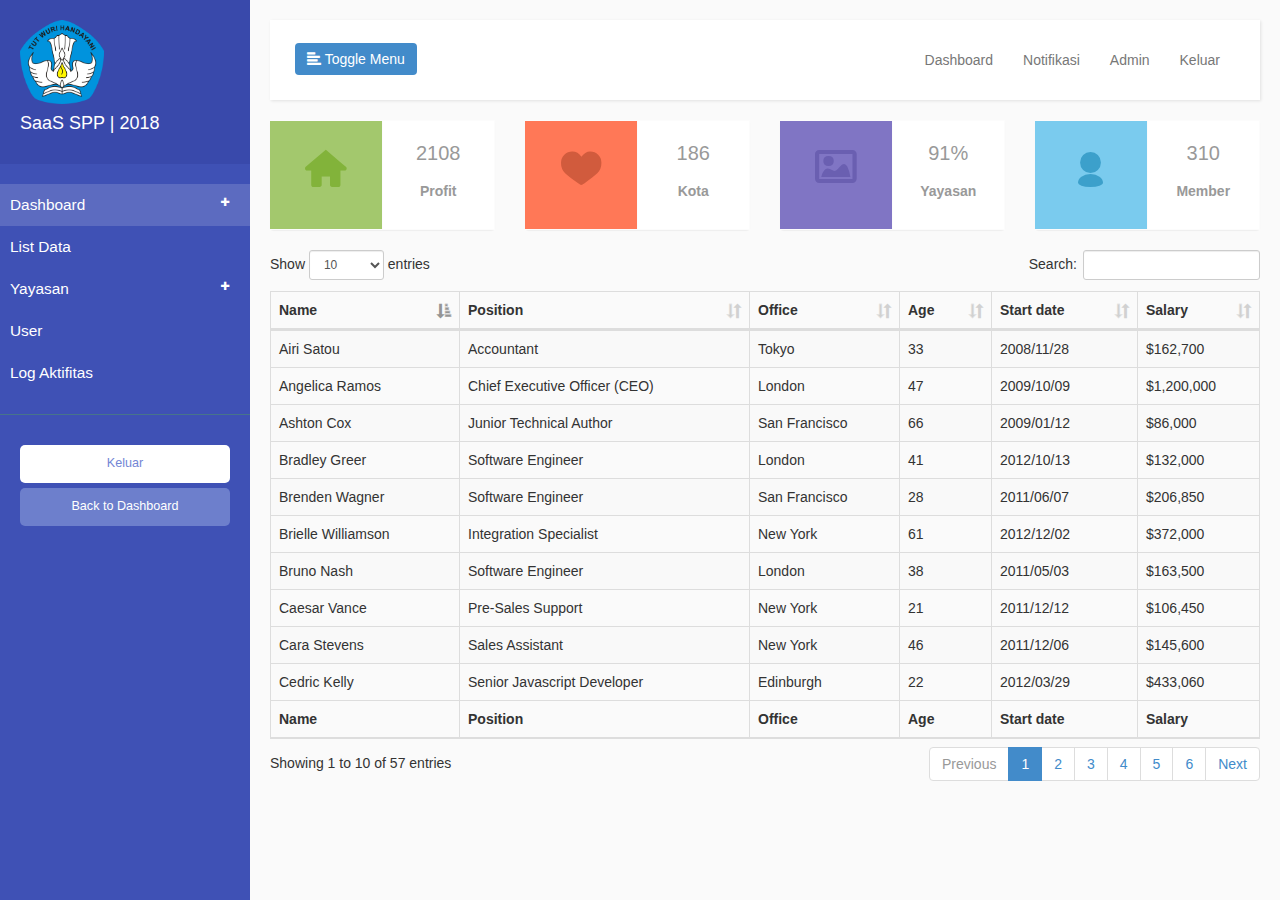
<file: template/index.html>
<!DOCTYPE html PUBLIC "-//W3C//DTD XHTML 1.0 Transitional//EN" "http://www.w3.org/TR/xhtml1/DTD/xhtml1-transitional.dtd">
<html lang="en" xmlns="http://www.w3.org/1999/xhtml">

<head>
  <meta charset="utf-8">
  <meta name="viewport" content="width=device-width, initial-scale=1.0">
  <meta name="description" content="SAAS SPP | 2018">
  <meta name="author" content="Nazih & Kusnadi">

  <title> SAAS SPP | 2018</title>
  <link rel="icon" href="media/images/support/logo_login.png" type="icon">
  <!-- Bootstrap Core CSS -->
  <link href="media/css/bootstrap.min.css" rel="stylesheet" type="text/css">
  <link href="media/css/dataTables.bootstrap.min.css" rel="stylesheet" type="text/css">
  <link href="media/css/ionicons.min.css" rel="stylesheet" type="text/css">
  <link href="media/css/typicons.min.css" rel="stylesheet" type="text/css">
  <link href="media/css/animate.min.css" rel="stylesheet" type="text/css">


  <!-- Custom CSS -->
  <link href="media/css/style.css" rel="stylesheet" type="text/css">

  <!-- Core JavaScript Files -->
  <script type="text/javascript" src="media/js/jquery-1.10.2.js"></script>
  <script type="text/javascript" src="media/js/jquery.dataTables.min.js"></script>
  <script type="text/javascript" src="media/js/bootstrap.min.js"></script>
  <script type="text/javascript" src="media/js/dataTables.bootstrap.min.js"></script>

  <!-- Custom Theme JavaScript -->
  <!-- <script type="text/javascript" src="media/js/material.min.js"></script> -->
  <script type="text/javascript" src="media/js/wow.js"></script>
  <script type="text/javascript" src="media/js/jquery.easing.min.js"></script>
  <script type="text/javascript" src="media/js/custom.js"></script>



</head>
<body>



  <div class="wrapper">
    <!-- Sidebar Holder -->
    <nav id="sidebar">
      <div class="sidebar-header">
        <img src="media/images/support/logo_login.png" class="img-responsive" width="40%" alt="logo">
        <h4>SaaS SPP | 2018</h4>
      </div>

      <ul class="list-unstyled components">
        <li class="active">
          <a href="#homeSubmenu" data-toggle="collapse" aria-expanded="false">Dashboard</a>
          <ul class="collapse list-unstyled" id="homeSubmenu">
            <li><a href="#">Home 1</a></li>
            <li><a href="#">Home 2</a></li>
            <li><a href="#">Home 3</a></li>
          </ul>
        </li>
        <li>
          <a href="#">List Data</a>
          <a href="#pageSubmenu" data-toggle="collapse" aria-expanded="false">Yayasan</a>
          <ul class="collapse list-unstyled" id="pageSubmenu">
            <li><a href="#">Page 1</a></li>
            <li><a href="#">Page 2</a></li>
            <li><a href="#">Page 3</a></li>
          </ul>
        </li>
        <li>
          <a href="#">User</a>
        </li>
        <li>
          <a href="#">Log Aktifitas</a>
        </li>
      </ul>

      <ul class="list-unstyled CTAs">
        <li><a href="login.html" class="download">Keluar</a></li>
        <li><a href="#" class="article">Back to Dashboard</a></li>
      </ul>
    </nav>

    <!-- Page Content Holder -->
    <div id="content">

      <nav class="navbar navbar-default">
        <div class="container-fluid">

          <div class="navbar-header">
            <button type="button" id="sidebarCollapse" class="btn btn-primary navbar-btn">
              <i class="glyphicon glyphicon-align-left"></i>
              <span>Toggle Menu</span>
            </button>
          </div>

          <div class="collapse navbar-collapse" id="bs-example-navbar-collapse-1">
            <ul class="nav navbar-nav navbar-right">
              <li><a href="#">Dashboard</a></li>
              <li><a href="#">Notifikasi</a></li>
              <li><a href="#">Admin</a></li>
              <li><a href="login.html">Keluar</a></li>
            </ul>
          </div>
        </div>
      </nav>

      

      <div class="row dashboard-stats">
        <div class="col-md-3 col-sm-6 col-xs-6">
          <section class="panel panel-box">
            <div class="panel-left panel-icon bg-success">
              <i class="typcn typcn-home text-large stat-icon success-text"></i>
            </div>
            <div class="panel-right panel-icon bg-reverse">
              <p class="size-h1 no-margin countdown_first">6791</p>
              <p class="text-muted no-margin text"><span>Profit</span></p>
            </div>
          </section>
        </div>
        <div class="col-md-3 col-sm-6 col-xs-6">
          <section class="panel panel-box">
            <div class="panel-left panel-icon bg-danger">
              <i class="typcn typcn-heart-full-outline text-large stat-icon danger-text"></i>
            </div>
            <div class="panel-right panel-icon bg-reverse">
              <p class="size-h1 no-margin countdown_second">594</p>
              <p class="text-muted no-margin text"><span>Kota</span></p>
            </div>
          </section>

        </div>
        <div class="col-md-3 col-sm-6 col-xs-6">
          <section class="panel panel-box">
            <div class="panel-left panel-icon bg-lovender">
              <i class="typcn typcn-image text-large stat-icon lovender-text"></i>
            </div>
            <div class="panel-right panel-icon bg-reverse">
              <p class="size-h1 no-margin countdown_third">91<span class="size-h3">%</span></p>
              <p class="text-muted no-margin text"><span>Yayasan</span></p>
            </div>
          </section>
        </div>

        <div class="col-md-3 col-sm-6 col-xs-6">
          <section class="panel panel-box">
            <div class="panel-left panel-icon bg-info">
              <i class="typcn typcn-user text-large stat-icon info-text"></i>
            </div>
            <div class="panel-right panel-icon bg-reverse">
              <p class="size-h1 no-margin countdown_fourth">999</p>
              <p class="text-muted no-margin text"><span>Member</span></p>
            </div>
          </section>
        </div>    
      </div> 





      <table id="example" class="table table-striped table-bordered" style="width:100%">
        <thead>
          <tr>
            <th>Name</th>
            <th>Position</th>
            <th>Office</th>
            <th>Age</th>
            <th>Start date</th>
            <th>Salary</th>
          </tr>
        </thead>
        <tbody>
          <tr>
            <td>Tiger Nixon</td>
            <td>System Architect</td>
            <td>Edinburgh</td>
            <td>61</td>
            <td>2011/04/25</td>
            <td>$320,800</td>
          </tr>
          <tr>
            <td>Garrett Winters</td>
            <td>Accountant</td>
            <td>Tokyo</td>
            <td>63</td>
            <td>2011/07/25</td>
            <td>$170,750</td>
          </tr>
          <tr>
            <td>Ashton Cox</td>
            <td>Junior Technical Author</td>
            <td>San Francisco</td>
            <td>66</td>
            <td>2009/01/12</td>
            <td>$86,000</td>
          </tr>
          <tr>
            <td>Cedric Kelly</td>
            <td>Senior Javascript Developer</td>
            <td>Edinburgh</td>
            <td>22</td>
            <td>2012/03/29</td>
            <td>$433,060</td>
          </tr>
          <tr>
            <td>Airi Satou</td>
            <td>Accountant</td>
            <td>Tokyo</td>
            <td>33</td>
            <td>2008/11/28</td>
            <td>$162,700</td>
          </tr>
          <tr>
            <td>Brielle Williamson</td>
            <td>Integration Specialist</td>
            <td>New York</td>
            <td>61</td>
            <td>2012/12/02</td>
            <td>$372,000</td>
          </tr>
          <tr>
            <td>Herrod Chandler</td>
            <td>Sales Assistant</td>
            <td>San Francisco</td>
            <td>59</td>
            <td>2012/08/06</td>
            <td>$137,500</td>
          </tr>
          <tr>
            <td>Rhona Davidson</td>
            <td>Integration Specialist</td>
            <td>Tokyo</td>
            <td>55</td>
            <td>2010/10/14</td>
            <td>$327,900</td>
          </tr>
          <tr>
            <td>Colleen Hurst</td>
            <td>Javascript Developer</td>
            <td>San Francisco</td>
            <td>39</td>
            <td>2009/09/15</td>
            <td>$205,500</td>
          </tr>
          <tr>
            <td>Sonya Frost</td>
            <td>Software Engineer</td>
            <td>Edinburgh</td>
            <td>23</td>
            <td>2008/12/13</td>
            <td>$103,600</td>
          </tr>
          <tr>
            <td>Jena Gaines</td>
            <td>Office Manager</td>
            <td>London</td>
            <td>30</td>
            <td>2008/12/19</td>
            <td>$90,560</td>
          </tr>
          <tr>
            <td>Quinn Flynn</td>
            <td>Support Lead</td>
            <td>Edinburgh</td>
            <td>22</td>
            <td>2013/03/03</td>
            <td>$342,000</td>
          </tr>
          <tr>
            <td>Charde Marshall</td>
            <td>Regional Director</td>
            <td>San Francisco</td>
            <td>36</td>
            <td>2008/10/16</td>
            <td>$470,600</td>
          </tr>
          <tr>
            <td>Haley Kennedy</td>
            <td>Senior Marketing Designer</td>
            <td>London</td>
            <td>43</td>
            <td>2012/12/18</td>
            <td>$313,500</td>
          </tr>
          <tr>
            <td>Tatyana Fitzpatrick</td>
            <td>Regional Director</td>
            <td>London</td>
            <td>19</td>
            <td>2010/03/17</td>
            <td>$385,750</td>
          </tr>
          <tr>
            <td>Michael Silva</td>
            <td>Marketing Designer</td>
            <td>London</td>
            <td>66</td>
            <td>2012/11/27</td>
            <td>$198,500</td>
          </tr>
          <tr>
            <td>Paul Byrd</td>
            <td>Chief Financial Officer (CFO)</td>
            <td>New York</td>
            <td>64</td>
            <td>2010/06/09</td>
            <td>$725,000</td>
          </tr>
          <tr>
            <td>Gloria Little</td>
            <td>Systems Administrator</td>
            <td>New York</td>
            <td>59</td>
            <td>2009/04/10</td>
            <td>$237,500</td>
          </tr>
          <tr>
            <td>Bradley Greer</td>
            <td>Software Engineer</td>
            <td>London</td>
            <td>41</td>
            <td>2012/10/13</td>
            <td>$132,000</td>
          </tr>
          <tr>
            <td>Dai Rios</td>
            <td>Personnel Lead</td>
            <td>Edinburgh</td>
            <td>35</td>
            <td>2012/09/26</td>
            <td>$217,500</td>
          </tr>
          <tr>
            <td>Jenette Caldwell</td>
            <td>Development Lead</td>
            <td>New York</td>
            <td>30</td>
            <td>2011/09/03</td>
            <td>$345,000</td>
          </tr>
          <tr>
            <td>Yuri Berry</td>
            <td>Chief Marketing Officer (CMO)</td>
            <td>New York</td>
            <td>40</td>
            <td>2009/06/25</td>
            <td>$675,000</td>
          </tr>
          <tr>
            <td>Caesar Vance</td>
            <td>Pre-Sales Support</td>
            <td>New York</td>
            <td>21</td>
            <td>2011/12/12</td>
            <td>$106,450</td>
          </tr>
          <tr>
            <td>Doris Wilder</td>
            <td>Sales Assistant</td>
            <td>Sidney</td>
            <td>23</td>
            <td>2010/09/20</td>
            <td>$85,600</td>
          </tr>
          <tr>
            <td>Angelica Ramos</td>
            <td>Chief Executive Officer (CEO)</td>
            <td>London</td>
            <td>47</td>
            <td>2009/10/09</td>
            <td>$1,200,000</td>
          </tr>
          <tr>
            <td>Gavin Joyce</td>
            <td>Developer</td>
            <td>Edinburgh</td>
            <td>42</td>
            <td>2010/12/22</td>
            <td>$92,575</td>
          </tr>
          <tr>
            <td>Jennifer Chang</td>
            <td>Regional Director</td>
            <td>Singapore</td>
            <td>28</td>
            <td>2010/11/14</td>
            <td>$357,650</td>
          </tr>
          <tr>
            <td>Brenden Wagner</td>
            <td>Software Engineer</td>
            <td>San Francisco</td>
            <td>28</td>
            <td>2011/06/07</td>
            <td>$206,850</td>
          </tr>
          <tr>
            <td>Fiona Green</td>
            <td>Chief Operating Officer (COO)</td>
            <td>San Francisco</td>
            <td>48</td>
            <td>2010/03/11</td>
            <td>$850,000</td>
          </tr>
          <tr>
            <td>Shou Itou</td>
            <td>Regional Marketing</td>
            <td>Tokyo</td>
            <td>20</td>
            <td>2011/08/14</td>
            <td>$163,000</td>
          </tr>
          <tr>
            <td>Michelle House</td>
            <td>Integration Specialist</td>
            <td>Sidney</td>
            <td>37</td>
            <td>2011/06/02</td>
            <td>$95,400</td>
          </tr>
          <tr>
            <td>Suki Burks</td>
            <td>Developer</td>
            <td>London</td>
            <td>53</td>
            <td>2009/10/22</td>
            <td>$114,500</td>
          </tr>
          <tr>
            <td>Prescott Bartlett</td>
            <td>Technical Author</td>
            <td>London</td>
            <td>27</td>
            <td>2011/05/07</td>
            <td>$145,000</td>
          </tr>
          <tr>
            <td>Gavin Cortez</td>
            <td>Team Leader</td>
            <td>San Francisco</td>
            <td>22</td>
            <td>2008/10/26</td>
            <td>$235,500</td>
          </tr>
          <tr>
            <td>Martena Mccray</td>
            <td>Post-Sales support</td>
            <td>Edinburgh</td>
            <td>46</td>
            <td>2011/03/09</td>
            <td>$324,050</td>
          </tr>
          <tr>
            <td>Unity Butler</td>
            <td>Marketing Designer</td>
            <td>San Francisco</td>
            <td>47</td>
            <td>2009/12/09</td>
            <td>$85,675</td>
          </tr>
          <tr>
            <td>Howard Hatfield</td>
            <td>Office Manager</td>
            <td>San Francisco</td>
            <td>51</td>
            <td>2008/12/16</td>
            <td>$164,500</td>
          </tr>
          <tr>
            <td>Hope Fuentes</td>
            <td>Secretary</td>
            <td>San Francisco</td>
            <td>41</td>
            <td>2010/02/12</td>
            <td>$109,850</td>
          </tr>
          <tr>
            <td>Vivian Harrell</td>
            <td>Financial Controller</td>
            <td>San Francisco</td>
            <td>62</td>
            <td>2009/02/14</td>
            <td>$452,500</td>
          </tr>
          <tr>
            <td>Timothy Mooney</td>
            <td>Office Manager</td>
            <td>London</td>
            <td>37</td>
            <td>2008/12/11</td>
            <td>$136,200</td>
          </tr>
          <tr>
            <td>Jackson Bradshaw</td>
            <td>Director</td>
            <td>New York</td>
            <td>65</td>
            <td>2008/09/26</td>
            <td>$645,750</td>
          </tr>
          <tr>
            <td>Olivia Liang</td>
            <td>Support Engineer</td>
            <td>Singapore</td>
            <td>64</td>
            <td>2011/02/03</td>
            <td>$234,500</td>
          </tr>
          <tr>
            <td>Bruno Nash</td>
            <td>Software Engineer</td>
            <td>London</td>
            <td>38</td>
            <td>2011/05/03</td>
            <td>$163,500</td>
          </tr>
          <tr>
            <td>Sakura Yamamoto</td>
            <td>Support Engineer</td>
            <td>Tokyo</td>
            <td>37</td>
            <td>2009/08/19</td>
            <td>$139,575</td>
          </tr>
          <tr>
            <td>Thor Walton</td>
            <td>Developer</td>
            <td>New York</td>
            <td>61</td>
            <td>2013/08/11</td>
            <td>$98,540</td>
          </tr>
          <tr>
            <td>Finn Camacho</td>
            <td>Support Engineer</td>
            <td>San Francisco</td>
            <td>47</td>
            <td>2009/07/07</td>
            <td>$87,500</td>
          </tr>
          <tr>
            <td>Serge Baldwin</td>
            <td>Data Coordinator</td>
            <td>Singapore</td>
            <td>64</td>
            <td>2012/04/09</td>
            <td>$138,575</td>
          </tr>
          <tr>
            <td>Zenaida Frank</td>
            <td>Software Engineer</td>
            <td>New York</td>
            <td>63</td>
            <td>2010/01/04</td>
            <td>$125,250</td>
          </tr>
          <tr>
            <td>Zorita Serrano</td>
            <td>Software Engineer</td>
            <td>San Francisco</td>
            <td>56</td>
            <td>2012/06/01</td>
            <td>$115,000</td>
          </tr>
          <tr>
            <td>Jennifer Acosta</td>
            <td>Junior Javascript Developer</td>
            <td>Edinburgh</td>
            <td>43</td>
            <td>2013/02/01</td>
            <td>$75,650</td>
          </tr>
          <tr>
            <td>Cara Stevens</td>
            <td>Sales Assistant</td>
            <td>New York</td>
            <td>46</td>
            <td>2011/12/06</td>
            <td>$145,600</td>
          </tr>
          <tr>
            <td>Hermione Butler</td>
            <td>Regional Director</td>
            <td>London</td>
            <td>47</td>
            <td>2011/03/21</td>
            <td>$356,250</td>
          </tr>
          <tr>
            <td>Lael Greer</td>
            <td>Systems Administrator</td>
            <td>London</td>
            <td>21</td>
            <td>2009/02/27</td>
            <td>$103,500</td>
          </tr>
          <tr>
            <td>Jonas Alexander</td>
            <td>Developer</td>
            <td>San Francisco</td>
            <td>30</td>
            <td>2010/07/14</td>
            <td>$86,500</td>
          </tr>
          <tr>
            <td>Shad Decker</td>
            <td>Regional Director</td>
            <td>Edinburgh</td>
            <td>51</td>
            <td>2008/11/13</td>
            <td>$183,000</td>
          </tr>
          <tr>
            <td>Michael Bruce</td>
            <td>Javascript Developer</td>
            <td>Singapore</td>
            <td>29</td>
            <td>2011/06/27</td>
            <td>$183,000</td>
          </tr>
          <tr>
            <td>Donna Snider</td>
            <td>Customer Support</td>
            <td>New York</td>
            <td>27</td>
            <td>2011/01/25</td>
            <td>$112,000</td>
          </tr>
        </tbody>
        <tfoot>
          <tr>
            <th>Name</th>
            <th>Position</th>
            <th>Office</th>
            <th>Age</th>
            <th>Start date</th>
            <th>Salary</th>
          </tr>
        </tfoot>
      </table>




    </div> <!-- Tutup Content -->
  </div><!-- Tutup Brower -->

</body>
</html>
</file>
<file: template/media/css/style.css>
@font-face {
  font-family: 'typicons';
  src: url("../fonts/typicons.eot");
  src: url("../fonts/typicons.eot?#iefix") format('embedded-opentype'),
  url("../fonts/typicons.woff") format('woff'),
  url("../fonts/typicons.ttf") format('truetype'),
  url("../fonts/typicons.svg#typicons") format('svg');
  font-weight: normal;
  font-style: normal;
}
@font-face {
  font-family:"Dosis Light";
  src:url("../fonts/dosis_light/Dosis-Light.eot?") format("eot"),
  url("../fonts/dosis_light/Dosis-Light.woff") format("woff"),
  url("../fonts/dosis_light/Dosis-Light.ttf") format("truetype"),
  url("../fonts/dosis_light/Dosis-Light.svg#Dosis-Light") format("svg");
  font-weight:normal;
  font-style:normal;
}

@font-face {
  font-family:"Roboto-Light";
  src:url("../fonts/roboto/Roboto-Light.eot?") format("eot"),
  url("../fonts/roboto/Roboto-Light.woff") format("woff"),
  url("../fonts/roboto/Roboto-Light.ttf") format("truetype"),
  url("../fonts/roboto/Roboto-Light.svg#Roboto-Light") format("svg");
  font-weight:normal;
  font-style:normal;
}

@font-face {
  font-family:"Raleway-Regular";
  src:url("../fonts/raleway/Raleway-Regular?") format("eot"),
  url("../fonts/raleway/Raleway-Regular.woff") format("woff"),
  url("../fonts/raleway/Raleway-Regular.ttf") format("truetype"),
  url("../fonts/raleway/Raleway-Regular.svg#"Raleway-Regular) format("svg");
  font-weight:normal;font-style:normal;
}

@font-face {
  font-family:"Champagne_Limousines";
  src:url("../fonts/Champagne/Champagne_Limousines?") format("eot"),
  url("../fonts/Champagne/Champagne_Limousines.woff") format("woff"),
  url("../fonts/Champagne/Champagne_Limousines.ttf") format("truetype"),
  url("../fonts/Champagne/Champagne_Limousines.svg#Champagne_Limousines") format("svg");
  font-weight:normal;font-style:normal;
}

@font-face {
  font-family:"lato-bold";
  src:url("../fonts/lato/lato-bold?") format("eot"),
  url("../fonts/lato/lato-bold.woff") format("woff"),
  url("../fonts/lato/lato-bold.ttf") format("truetype"),
  url("../fonts/lato/lato-bold.svg#lato-bold") format("svg");
  font-weight:normal;font-style:normal;
}

@font-face {
  font-family:"CaviarDreams_Bold";
  src:url("../fonts/Caviar/CaviarDreams_Bold?") format("eot"),
  url("../fonts/Caviar/CaviarDreams_Bold.woff") format("woff"),
  url("../fonts/Caviar/CaviarDreams_Bold.ttf") format("truetype"),
  url("../fonts/Caviar/CaviarDreams_Bold.svg#CaviarDreams_Bold") format("svg");
  font-weight:normal;font-style:normal;
}

@font-face {
  font-family:"lato-regular";
  src:url("../fonts/lato/lato-regular?") format("eot"),
  url("../fonts/lato/lato-regular.woff") format("woff"),
  url("../fonts/lato/lato-regular.ttf") format("truetype"),
  url("../fonts/lato/lato-regular.svg#lato-regular") format("svg");
  font-weight:normal;font-style:normal;
}


@import "https://fonts.googleapis.com/css?family=Poppins:300,400,500,600,700";


body {
  font-family: 'Poppins', sans-serif;
  background: #fafafa;
}

p {
  font-family: 'Poppins', sans-serif;
  font-size: 1.1em;
  font-weight: 300;
  line-height: 1.7em;
  color: #999;
}

a, a:hover, a:focus {
  color: inherit;
  text-decoration: none;
  transition: all 0.3s;
}

.navbar {
  padding: 15px 10px;
  background: #fff;
  border: none;
  border-radius: 0;
  margin-bottom: 40px;
  box-shadow: 1px 1px 3px rgba(0, 0, 0, 0.1);
}

.navbar-btn {
  box-shadow: none;
  outline: none !important;
  border: none;
}

.line {
  width: 100%;
  height: 1px;
  border-bottom: 1px dashed #ddd;
  margin: 40px 0;
}

/* ---------------------------------------------------
    SIDEBAR STYLE
    ----------------------------------------------------- */
    .wrapper {
      display: flex;
      align-items: stretch;
    }

    #sidebar {
      min-width: 250px;
      max-width: 250px;
      background: #3F51B5;
      color: #fff;
      transition: all 0.3s;
    }

    #sidebar.active {
      margin-left: -250px;
    }

    #sidebar .sidebar-header {
      padding: 20px;
      background: #3949AB;
    }

    #sidebar ul.components {
      padding: 20px 0;
      border-bottom: 1px solid #47748b;
    }

    #sidebar ul p {
      color: #fff;
      padding: 10px;
    }

    #sidebar ul li a {
      padding: 10px;
      font-size: 1.1em;
      display: block;
    }
    #sidebar ul li a:hover {
      color: #7386D5;
      background: #fff;
    }

    #sidebar ul li.active > a, a[aria-expanded="true"] {
      color: #fff;
      background: #5C6BC0;
    }


    a[data-toggle="collapse"] {
      position: relative;
    }

    a[aria-expanded="false"]::before, a[aria-expanded="true"]::before {
      content: '+';
      display: block;
      position: absolute;
      right: 20px;
      font-family: 'Glyphicons Halflings';
      font-size: 0.6em;
    }
    a[aria-expanded="true"]::before {
      content: '\e260';
    }


    ul ul a {
      font-size: 0.9em !important;
      padding-left: 30px !important;
      background: #5C6BC0;
    }

    ul.CTAs {
      padding: 20px;
    }

    ul.CTAs a {
      text-align: center;
      font-size: 0.9em !important;
      display: block;
      border-radius: 5px;
      margin-bottom: 5px;
    }

    a.download {
      background: #fff;
      color: #7386D5;
    }

    a.article, a.article:hover {
      background: #6d7fcc !important;
      color: #fff !important;
    }


/* ---------------------------------------------------
    MEDIAQUERIES
    ----------------------------------------------------- */
    @media (max-width: 768px) {
      #sidebar {
        margin-left: -250px;
      }
      #sidebar.active {
        margin-left: 0;
      }
      #sidebarCollapse span {
        display: none;
      }
    }


/* ---------------------------------------------------
    CONTENT STYLE
    ----------------------------------------------------- */
    #content {
      padding: 20px;
      min-height: 100vh;
      transition: all 0.3s;
    }

    .panel-box {
      margin-top: -20px;
      display: table;
      table-layout: fixed;
      width: 100%;
      height: 100%;
      text-align: center;
      border: medium none;
    }

    .panel-box .panel-icon {
      display: table-cell;
      padding: 15px;
      width: 1%;
      vertical-align: top;
      border-radius: 0px;
      text-align: center;
      border-bottom: 1px solid #fcfcfc;
      border-top: 1px solid #fcfcfc;
      border-right: 1px solid #fcfcfc;
    }

    .dashboard-stats .stat-icon {
      line-height: 65px;
    }


    .bg-success {
      background-color: #A3C86D !important;
      color: #FFF !important;
    }

    .success-text {
      color: #82b33a;
    }

    .bg-danger {
      background-color: #FF7857 !important;
      color: #FFF !important;
    }

    .danger-text {
      color: #d15b3d;
    }


    .bg-lovender {
      background-color: #8075C4 !important;
      color: #FFF !important;
    }


    .lovender-text {
      color: #6a5fb1;
    }



    .bg-info {
      background-color: #7ACBEE !important;
      color: #FFF !important;
    }

    .info-text {
      color: #3ca0cb;
    }




    .size-h1 {
      font-size: 20px;
    }

    .panel-icon p.text {
      font-weight: bold;
      font-size: 14px;
      text-align: center;
    }



    .panel-icon i {
      text-align: center;
    }


    .panel-icon i {
      text-align: center;
    }


    .text-large {
      font-size: 50px;
    }


    .text-large {
      font-size: 50px;
    }
</file>
<file: template/media/css/typicons.min.css>
@charset 'UTF-8';@font-face{font-family:'typicons';font-weight:normal;font-style:normal;src:url('typicons.eot');src:url('typicons.eot?#iefix') format('embedded-opentype'),url('typicons.woff') format('woff'),url('typicons.ttf') format('truetype'),url('typicons.svg#typicons') format('svg')}.typcn:before{font-family:'typicons';font-style:normal;font-weight:normal;speak:none;display:inline-block;text-decoration:inherit;width:1em;height:1em;font-size:1em;text-align:center;-webkit-font-smoothing:antialiased;font-smoothing:antialiased;text-rendering:optimizeLegibility}.typcn-adjust-brightness:before{content:'\e000'}.typcn-adjust-contrast:before{content:'\e001'}.typcn-anchor-outline:before{content:'\e002'}.typcn-anchor:before{content:'\e003'}.typcn-archive:before{content:'\e004'}.typcn-arrow-back-outline:before{content:'\e005'}.typcn-arrow-back:before{content:'\e006'}.typcn-arrow-down-outline:before{content:'\e007'}.typcn-arrow-down-thick:before{content:'\e008'}.typcn-arrow-down:before{content:'\e009'}.typcn-arrow-forward-outline:before{content:'\e00a'}.typcn-arrow-forward:before{content:'\e00b'}.typcn-arrow-left-outline:before{content:'\e00c'}.typcn-arrow-left-thick:before{content:'\e00d'}.typcn-arrow-left:before{content:'\e00e'}.typcn-arrow-loop-outline:before{content:'\e00f'}.typcn-arrow-loop:before{content:'\e010'}.typcn-arrow-maximise-outline:before{content:'\e011'}.typcn-arrow-maximise:before{content:'\e012'}.typcn-arrow-minimise-outline:before{content:'\e013'}.typcn-arrow-minimise:before{content:'\e014'}.typcn-arrow-move-outline:before{content:'\e015'}.typcn-arrow-move:before{content:'\e016'}.typcn-arrow-repeat-outline:before{content:'\e017'}.typcn-arrow-repeat:before{content:'\e018'}.typcn-arrow-right-outline:before{content:'\e019'}.typcn-arrow-right-thick:before{content:'\e01a'}.typcn-arrow-right:before{content:'\e01b'}.typcn-arrow-shuffle:before{content:'\e01c'}.typcn-arrow-sorted-down:before{content:'\e01d'}.typcn-arrow-sorted-up:before{content:'\e01e'}.typcn-arrow-sync-outline:before{content:'\e01f'}.typcn-arrow-sync:before{content:'\e020'}.typcn-arrow-unsorted:before{content:'\e021'}.typcn-arrow-up-outline:before{content:'\e022'}.typcn-arrow-up-thick:before{content:'\e023'}.typcn-arrow-up:before{content:'\e024'}.typcn-at:before{content:'\e025'}.typcn-attachment-outline:before{content:'\e026'}.typcn-attachment:before{content:'\e027'}.typcn-backspace-outline:before{content:'\e028'}.typcn-backspace:before{content:'\e029'}.typcn-battery-charge:before{content:'\e02a'}.typcn-battery-full:before{content:'\e02b'}.typcn-battery-high:before{content:'\e02c'}.typcn-battery-low:before{content:'\e02d'}.typcn-battery-mid:before{content:'\e02e'}.typcn-beaker:before{content:'\e02f'}.typcn-beer:before{content:'\e030'}.typcn-bell:before{content:'\e031'}.typcn-book:before{content:'\e032'}.typcn-bookmark:before{content:'\e033'}.typcn-briefcase:before{content:'\e034'}.typcn-brush:before{content:'\e035'}.typcn-business-card:before{content:'\e036'}.typcn-calculator:before{content:'\e037'}.typcn-calendar-outline:before{content:'\e038'}.typcn-calendar:before{content:'\e039'}.typcn-camera-outline:before{content:'\e03a'}.typcn-camera:before{content:'\e03b'}.typcn-cancel-outline:before{content:'\e03c'}.typcn-cancel:before{content:'\e03d'}.typcn-chart-area-outline:before{content:'\e03e'}.typcn-chart-area:before{content:'\e03f'}.typcn-chart-bar-outline:before{content:'\e040'}.typcn-chart-bar:before{content:'\e041'}.typcn-chart-line-outline:before{content:'\e042'}.typcn-chart-line:before{content:'\e043'}.typcn-chart-pie-outline:before{content:'\e044'}.typcn-chart-pie:before{content:'\e045'}.typcn-chevron-left-outline:before{content:'\e046'}.typcn-chevron-left:before{content:'\e047'}.typcn-chevron-right-outline:before{content:'\e048'}.typcn-chevron-right:before{content:'\e049'}.typcn-clipboard:before{content:'\e04a'}.typcn-cloud-storage:before{content:'\e04b'}.typcn-cloud-storage-outline:before{content:'\e054'}.typcn-code-outline:before{content:'\e04c'}.typcn-code:before{content:'\e04d'}.typcn-coffee:before{content:'\e04e'}.typcn-cog-outline:before{content:'\e04f'}.typcn-cog:before{content:'\e050'}.typcn-compass:before{content:'\e051'}.typcn-contacts:before{content:'\e052'}.typcn-credit-card:before{content:'\e053'}.typcn-css3:before{content:'\e055'}.typcn-database:before{content:'\e056'}.typcn-delete-outline:before{content:'\e057'}.typcn-delete:before{content:'\e058'}.typcn-device-desktop:before{content:'\e059'}.typcn-device-laptop:before{content:'\e05a'}.typcn-device-phone:before{content:'\e05b'}.typcn-device-tablet:before{content:'\e05c'}.typcn-directions:before{content:'\e05d'}.typcn-divide-outline:before{content:'\e05e'}.typcn-divide:before{content:'\e05f'}.typcn-document-add:before{content:'\e060'}.typcn-document-delete:before{content:'\e061'}.typcn-document-text:before{content:'\e062'}.typcn-document:before{content:'\e063'}.typcn-download-outline:before{content:'\e064'}.typcn-download:before{content:'\e065'}.typcn-dropbox:before{content:'\e066'}.typcn-edit:before{content:'\e067'}.typcn-eject-outline:before{content:'\e068'}.typcn-eject:before{content:'\e069'}.typcn-equals-outline:before{content:'\e06a'}.typcn-equals:before{content:'\e06b'}.typcn-export-outline:before{content:'\e06c'}.typcn-export:before{content:'\e06d'}.typcn-eye-outline:before{content:'\e06e'}.typcn-eye:before{content:'\e06f'}.typcn-feather:before{content:'\e070'}.typcn-film:before{content:'\e071'}.typcn-filter:before{content:'\e072'}.typcn-flag-outline:before{content:'\e073'}.typcn-flag:before{content:'\e074'}.typcn-flash-outline:before{content:'\e075'}.typcn-flash:before{content:'\e076'}.typcn-flow-children:before{content:'\e077'}.typcn-flow-merge:before{content:'\e078'}.typcn-flow-parallel:before{content:'\e079'}.typcn-flow-switch:before{content:'\e07a'}.typcn-folder-add:before{content:'\e07b'}.typcn-folder-delete:before{content:'\e07c'}.typcn-folder-open:before{content:'\e07d'}.typcn-folder:before{content:'\e07e'}.typcn-gift:before{content:'\e07f'}.typcn-globe-outline:before{content:'\e080'}.typcn-globe:before{content:'\e081'}.typcn-group-outline:before{content:'\e082'}.typcn-group:before{content:'\e083'}.typcn-headphones:before{content:'\e084'}.typcn-heart-full-outline:before{content:'\e085'}.typcn-heart-half-outline:before{content:'\e086'}.typcn-heart-outline:before{content:'\e087'}.typcn-heart:before{content:'\e088'}.typcn-home-outline:before{content:'\e089'}.typcn-home:before{content:'\e08a'}.typcn-html5:before{content:'\e08b'}.typcn-image-outline:before{content:'\e08c'}.typcn-image:before{content:'\e08d'}.typcn-infinity-outline:before{content:'\e08e'}.typcn-infinity:before{content:'\e08f'}.typcn-info-large-outline:before{content:'\e090'}.typcn-info-large:before{content:'\e091'}.typcn-info-outline:before{content:'\e092'}.typcn-info:before{content:'\e093'}.typcn-input-checked-outline:before{content:'\e094'}.typcn-input-checked:before{content:'\e095'}.typcn-key-outline:before{content:'\e096'}.typcn-key:before{content:'\e097'}.typcn-keyboard:before{content:'\e098'}.typcn-leaf:before{content:'\e099'}.typcn-lightbulb:before{content:'\e09a'}.typcn-link-outline:before{content:'\e09b'}.typcn-link:before{content:'\e09c'}.typcn-location-arrow-outline:before{content:'\e09d'}.typcn-location-arrow:before{content:'\e09e'}.typcn-location-outline:before{content:'\e09f'}.typcn-location:before{content:'\e0a0'}.typcn-lock-closed-outline:before{content:'\e0a1'}.typcn-lock-closed:before{content:'\e0a2'}.typcn-lock-open-outline:before{content:'\e0a3'}.typcn-lock-open:before{content:'\e0a4'}.typcn-mail:before{content:'\e0a5'}.typcn-map:before{content:'\e0a6'}.typcn-media-eject-outline:before{content:'\e0a7'}.typcn-media-eject:before{content:'\e0a8'}.typcn-media-fast-forward-outline:before{content:'\e0a9'}.typcn-media-fast-forward:before{content:'\e0aa'}.typcn-media-pause-outline:before{content:'\e0ab'}.typcn-media-pause:before{content:'\e0ac'}.typcn-media-play-outline:before{content:'\e0ad'}.typcn-media-play-reverse-outline:before{content:'\e0ae'}.typcn-media-play-reverse:before{content:'\e0af'}.typcn-media-play:before{content:'\e0b0'}.typcn-media-record-outline:before{content:'\e0b1'}.typcn-media-record:before{content:'\e0b2'}.typcn-media-rewind-outline:before{content:'\e0b3'}.typcn-media-rewind:before{content:'\e0b4'}.typcn-media-stop-outline:before{content:'\e0b5'}.typcn-media-stop:before{content:'\e0b6'}.typcn-message-typing:before{content:'\e0b7'}.typcn-message:before{content:'\e0b8'}.typcn-messages:before{content:'\e0b9'}.typcn-microphone-outline:before{content:'\e0ba'}.typcn-microphone:before{content:'\e0bb'}.typcn-minus-outline:before{content:'\e0bc'}.typcn-minus:before{content:'\e0bd'}.typcn-mortar-board:before{content:'\e0be'}.typcn-news:before{content:'\e0bf'}.typcn-notes-outline:before{content:'\e0c0'}.typcn-notes:before{content:'\e0c1'}.typcn-pen:before{content:'\e0c2'}.typcn-pencil:before{content:'\e0c3'}.typcn-phone-outline:before{content:'\e0c4'}.typcn-phone:before{content:'\e0c5'}.typcn-pi-outline:before{content:'\e0c6'}.typcn-pi:before{content:'\e0c7'}.typcn-pin-outline:before{content:'\e0c8'}.typcn-pin:before{content:'\e0c9'}.typcn-pipette:before{content:'\e0ca'}.typcn-plane-outline:before{content:'\e0cb'}.typcn-plane:before{content:'\e0cc'}.typcn-plug:before{content:'\e0cd'}.typcn-plus-outline:before{content:'\e0ce'}.typcn-plus:before{content:'\e0cf'}.typcn-point-of-interest-outline:before{content:'\e0d0'}.typcn-point-of-interest:before{content:'\e0d1'}.typcn-power-outline:before{content:'\e0d2'}.typcn-power:before{content:'\e0d3'}.typcn-printer:before{content:'\e0d4'}.typcn-puzzle-outline:before{content:'\e0d5'}.typcn-puzzle:before{content:'\e0d6'}.typcn-radar-outline:before{content:'\e0d7'}.typcn-radar:before{content:'\e0d8'}.typcn-refresh-outline:before{content:'\e0d9'}.typcn-refresh:before{content:'\e0da'}.typcn-rss-outline:before{content:'\e0db'}.typcn-rss:before{content:'\e0dc'}.typcn-scissors-outline:before{content:'\e0dd'}.typcn-scissors:before{content:'\e0de'}.typcn-shopping-bag:before{content:'\e0df'}.typcn-shopping-cart:before{content:'\e0e0'}.typcn-social-at-circular:before{content:'\e0e1'}.typcn-social-dribbble-circular:before{content:'\e0e2'}.typcn-social-dribbble:before{content:'\e0e3'}.typcn-social-facebook-circular:before{content:'\e0e4'}.typcn-social-facebook:before{content:'\e0e5'}.typcn-social-flickr-circular:before{content:'\e0e6'}.typcn-social-flickr:before{content:'\e0e7'}.typcn-social-github-circular:before{content:'\e0e8'}.typcn-social-github:before{content:'\e0e9'}.typcn-social-google-plus-circular:before{content:'\e0ea'}.typcn-social-google-plus:before{content:'\e0eb'}.typcn-social-instagram-circular:before{content:'\e0ec'}.typcn-social-instagram:before{content:'\e0ed'}.typcn-social-last-fm-circular:before{content:'\e0ee'}.typcn-social-last-fm:before{content:'\e0ef'}.typcn-social-linkedin-circular:before{content:'\e0f0'}.typcn-social-linkedin:before{content:'\e0f1'}.typcn-social-pinterest-circular:before{content:'\e0f2'}.typcn-social-pinterest:before{content:'\e0f3'}.typcn-social-skype-outline:before{content:'\e0f4'}.typcn-social-skype:before{content:'\e0f5'}.typcn-social-tumbler-circular:before{content:'\e0f6'}.typcn-social-tumbler:before{content:'\e0f7'}.typcn-social-twitter-circular:before{content:'\e0f8'}.typcn-social-twitter:before{content:'\e0f9'}.typcn-social-vimeo-circular:before{content:'\e0fa'}.typcn-social-vimeo:before{content:'\e0fb'}.typcn-social-youtube-circular:before{content:'\e0fc'}.typcn-social-youtube:before{content:'\e0fd'}.typcn-sort-alphabetically-outline:before{content:'\e0fe'}.typcn-sort-alphabetically:before{content:'\e0ff'}.typcn-sort-numerically-outline:before{content:'\e100'}.typcn-sort-numerically:before{content:'\e101'}.typcn-spanner-outline:before{content:'\e102'}.typcn-spanner:before{content:'\e103'}.typcn-spiral:before{content:'\e104'}.typcn-star-full-outline:before{content:'\e105'}.typcn-star-half-outline:before{content:'\e106'}.typcn-star-half:before{content:'\e107'}.typcn-star-outline:before{content:'\e108'}.typcn-star:before{content:'\e109'}.typcn-starburst-outline:before{content:'\e10a'}.typcn-starburst:before{content:'\e10b'}.typcn-stopwatch:before{content:'\e10c'}.typcn-support:before{content:'\e10d'}.typcn-tabs-outline:before{content:'\e10e'}.typcn-tag:before{content:'\e10f'}.typcn-tags:before{content:'\e110'}.typcn-th-large-outline:before{content:'\e111'}.typcn-th-large:before{content:'\e112'}.typcn-th-list-outline:before{content:'\e113'}.typcn-th-list:before{content:'\e114'}.typcn-th-menu-outline:before{content:'\e115'}.typcn-th-menu:before{content:'\e116'}.typcn-th-small-outline:before{content:'\e117'}.typcn-th-small:before{content:'\e118'}.typcn-thermometer:before{content:'\e119'}.typcn-thumbs-down:before{content:'\e11a'}.typcn-thumbs-ok:before{content:'\e11b'}.typcn-thumbs-up:before{content:'\e11c'}.typcn-tick-outline:before{content:'\e11d'}.typcn-tick:before{content:'\e11e'}.typcn-ticket:before{content:'\e11f'}.typcn-time:before{content:'\e120'}.typcn-times-outline:before{content:'\e121'}.typcn-times:before{content:'\e122'}.typcn-trash:before{content:'\e123'}.typcn-tree:before{content:'\e124'}.typcn-upload-outline:before{content:'\e125'}.typcn-upload:before{content:'\e126'}.typcn-user-add-outline:before{content:'\e127'}.typcn-user-add:before{content:'\e128'}.typcn-user-delete-outline:before{content:'\e129'}.typcn-user-delete:before{content:'\e12a'}.typcn-user-outline:before{content:'\e12b'}.typcn-user:before{content:'\e12c'}.typcn-vendor-android:before{content:'\e12d'}.typcn-vendor-apple:before{content:'\e12e'}.typcn-vendor-microsoft:before{content:'\e12f'}.typcn-video-outline:before{content:'\e130'}.typcn-video:before{content:'\e131'}.typcn-volume-down:before{content:'\e132'}.typcn-volume-mute:before{content:'\e133'}.typcn-volume-up:before{content:'\e134'}.typcn-volume:before{content:'\e135'}.typcn-warning-outline:before{content:'\e136'}.typcn-warning:before{content:'\e137'}.typcn-watch:before{content:'\e138'}.typcn-waves-outline:before{content:'\e139'}.typcn-waves:before{content:'\e13a'}.typcn-weather-cloudy:before{content:'\e13b'}.typcn-weather-downpour:before{content:'\e13c'}.typcn-weather-night:before{content:'\e13d'}.typcn-weather-partly-sunny:before{content:'\e13e'}.typcn-weather-shower:before{content:'\e13f'}.typcn-weather-snow:before{content:'\e140'}.typcn-weather-stormy:before{content:'\e141'}.typcn-weather-sunny:before{content:'\e142'}.typcn-weather-windy-cloudy:before{content:'\e143'}.typcn-weather-windy:before{content:'\e144'}.typcn-wi-fi-outline:before{content:'\e145'}.typcn-wi-fi:before{content:'\e146'}.typcn-wine:before{content:'\e147'}.typcn-world-outline:before{content:'\e148'}.typcn-world:before{content:'\e149'}.typcn-zoom-in-outline:before{content:'\e14a'}.typcn-zoom-in:before{content:'\e14b'}.typcn-zoom-out-outline:before{content:'\e14c'}.typcn-zoom-out:before{content:'\e14d'}.typcn-zoom-outline:before{content:'\e14e'}.typcn-zoom:before{content:'\e14f'}
</file>
